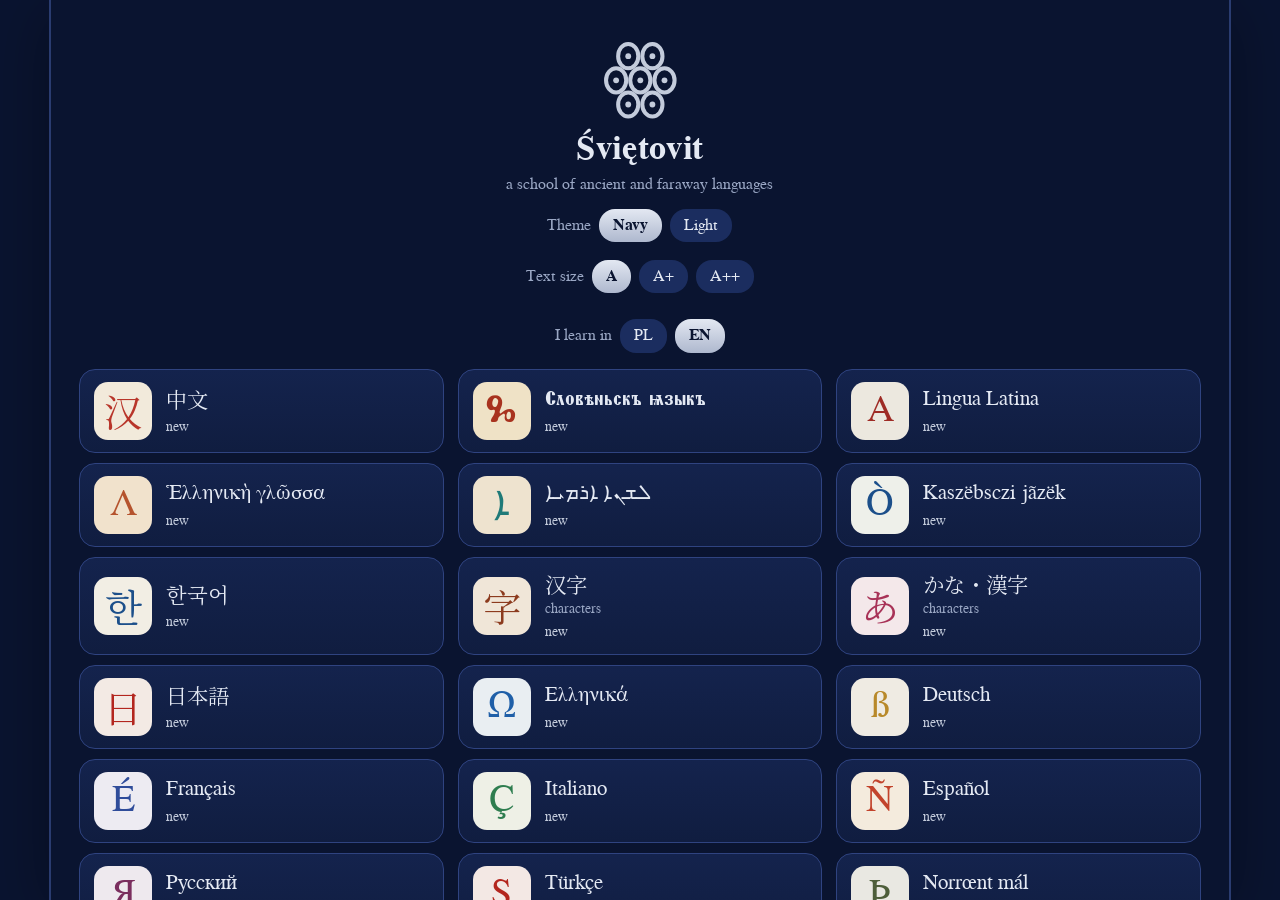
<file: svietovit-web/docs/index.html>
<!doctype html>
<html lang="pl" data-theme="navy">
<head>
<meta charset="utf-8">
<meta name="viewport" content="width=device-width, initial-scale=1, viewport-fit=cover, user-scalable=no">
<meta name="theme-color" content="#0A1430">
<meta name="mobile-web-app-capable" content="yes">
<meta name="apple-mobile-web-app-capable" content="yes">
<title>Śviętovit</title>
<link rel="manifest" href="manifest.webmanifest">
<link rel="icon" href="icon-192.png">
<link rel="apple-touch-icon" href="icon-192.png">
<script>(function(){try{if(localStorage.getItem("sv_theme")==="sky")document.documentElement.dataset.theme="sky"}catch(e){}})()</script>
<link rel="stylesheet" href="fonts.css">
<link rel="stylesheet" href="style.css">
</head>
<body>
<div id="app"><div class="boot"><div class="emb-svg"><svg class="eyes" viewBox="0 0 100 100" aria-hidden="true"><g class="eye" style="animation-duration:4.3s;animation-delay:-0.4s"><ellipse cx="35" cy="20" rx="12.5" ry="15" fill="none" stroke="currentColor" stroke-width="5"/><circle cx="35" cy="20" r="3.6" fill="currentColor"/></g><g class="eye" style="animation-duration:5.9s;animation-delay:-2.9s"><ellipse cx="65" cy="20" rx="12.5" ry="15" fill="none" stroke="currentColor" stroke-width="5"/><circle cx="65" cy="20" r="3.6" fill="currentColor"/></g><g class="eye" style="animation-duration:3.7s;animation-delay:-1.7s"><ellipse cx="20" cy="50" rx="12.5" ry="15" fill="none" stroke="currentColor" stroke-width="5"/><circle cx="20" cy="50" r="3.6" fill="currentColor"/></g><g class="eye" style="animation-duration:7.1s;animation-delay:-5.2s"><ellipse cx="50" cy="50" rx="12.5" ry="15" fill="none" stroke="currentColor" stroke-width="5"/><circle cx="50" cy="50" r="3.6" fill="currentColor"/></g><g class="eye" style="animation-duration:6.3s;animation-delay:-3.3s"><ellipse cx="80" cy="50" rx="12.5" ry="15" fill="none" stroke="currentColor" stroke-width="5"/><circle cx="80" cy="50" r="3.6" fill="currentColor"/></g><g class="eye" style="animation-duration:5.1s;animation-delay:-0.9s"><ellipse cx="35" cy="80" rx="12.5" ry="15" fill="none" stroke="currentColor" stroke-width="5"/><circle cx="35" cy="80" r="3.6" fill="currentColor"/></g><g class="eye" style="animation-duration:8.3s;animation-delay:-6.1s"><ellipse cx="65" cy="80" rx="12.5" ry="15" fill="none" stroke="currentColor" stroke-width="5"/><circle cx="65" cy="80" r="3.6" fill="currentColor"/></g></svg></div><div id="boot-msg">Śviętovit</div><div class="boot-bar"><i id="boot-fill"></i></div></div></div>
<div id="toast" role="status"></div>
<div id="modal-root"></div>
<script src="config.js"></script>
<script src="pyodide/pyodide.js"></script>
<script src="app.js"></script>
</body>
</html>
</file>
<file: svietovit-web/docs/fonts.css>
@font-face{font-family:"Sviet";src:url(fonts/Sviet-Regular.ttf);font-weight:400}@font-face{font-family:"Sviet";src:url(fonts/Sviet-Bold.ttf);font-weight:700}
@font-face{font-family:"F-hanzi_hero";src:url(fonts/hanzi_hero-r.ttf);font-weight:400}@font-face{font-family:"F-hanzi_hero";src:url(fonts/hanzi_hero-b.ttf);font-weight:700}@font-face{font-family:"F-hanzi_hero-x";src:url(fonts/hanzi_hero-r.ttf)}
@font-face{font-family:"F-glagol";src:url(fonts/glagol-r.ttf);font-weight:400}@font-face{font-family:"F-glagol";src:url(fonts/glagol-b.ttf);font-weight:700}@font-face{font-family:"F-glagol-x";src:url(fonts/glagol-x.ttf)}
@font-face{font-family:"F-ave";src:url(fonts/ave-r.ttf);font-weight:400}@font-face{font-family:"F-ave";src:url(fonts/ave-b.ttf);font-weight:700}@font-face{font-family:"F-ave-x";src:url(fonts/ave-r.ttf)}
@font-face{font-family:"F-logos";src:url(fonts/logos-r.ttf);font-weight:400}@font-face{font-family:"F-logos";src:url(fonts/logos-b.ttf);font-weight:700}@font-face{font-family:"F-logos-x";src:url(fonts/logos-r.ttf)}
@font-face{font-family:"F-abba";src:url(fonts/abba-r.ttf);font-weight:400}@font-face{font-family:"F-abba";src:url(fonts/abba-b.ttf);font-weight:700}@font-face{font-family:"F-abba-x";src:url(fonts/abba-x.ttf)}
@font-face{font-family:"F-kaszeby";src:url(fonts/kaszeby-r.ttf);font-weight:400}@font-face{font-family:"F-kaszeby";src:url(fonts/kaszeby-b.ttf);font-weight:700}@font-face{font-family:"F-kaszeby-x";src:url(fonts/kaszeby-r.ttf)}
@font-face{font-family:"F-hangeul";src:url(fonts/hangeul-r.ttf);font-weight:400}@font-face{font-family:"F-hangeul";src:url(fonts/hangeul-b.ttf);font-weight:700}@font-face{font-family:"F-hangeul-x";src:url(fonts/hangeul-r.ttf)}
@font-face{font-family:"F-han";src:url(fonts/han-r.ttf);font-weight:400}@font-face{font-family:"F-han";src:url(fonts/han-b.ttf);font-weight:700}@font-face{font-family:"F-han-x";src:url(fonts/han-r.ttf)}
@font-face{font-family:"F-kana";src:url(fonts/kana-r.ttf);font-weight:400}@font-face{font-family:"F-kana";src:url(fonts/kana-b.ttf);font-weight:700}@font-face{font-family:"F-kana-x";src:url(fonts/kana-r.ttf)}
@font-face{font-family:"F-nihon";src:url(fonts/nihon-r.ttf);font-weight:400}@font-face{font-family:"F-nihon";src:url(fonts/nihon-b.ttf);font-weight:700}@font-face{font-family:"F-nihon-x";src:url(fonts/nihon-r.ttf)}
@font-face{font-family:"F-greek";src:url(fonts/logos-r.ttf);font-weight:400}@font-face{font-family:"F-greek";src:url(fonts/logos-b.ttf);font-weight:700}@font-face{font-family:"F-greek-x";src:url(fonts/logos-r.ttf)}
@font-face{font-family:"F-german";src:url(fonts/ave-r.ttf);font-weight:400}@font-face{font-family:"F-german";src:url(fonts/ave-b.ttf);font-weight:700}@font-face{font-family:"F-german-x";src:url(fonts/ave-r.ttf)}
@font-face{font-family:"F-french";src:url(fonts/ave-r.ttf);font-weight:400}@font-face{font-family:"F-french";src:url(fonts/ave-b.ttf);font-weight:700}@font-face{font-family:"F-french-x";src:url(fonts/ave-r.ttf)}
@font-face{font-family:"F-italian";src:url(fonts/ave-r.ttf);font-weight:400}@font-face{font-family:"F-italian";src:url(fonts/ave-b.ttf);font-weight:700}@font-face{font-family:"F-italian-x";src:url(fonts/ave-r.ttf)}
@font-face{font-family:"F-spanish";src:url(fonts/ave-r.ttf);font-weight:400}@font-face{font-family:"F-spanish";src:url(fonts/ave-b.ttf);font-weight:700}@font-face{font-family:"F-spanish-x";src:url(fonts/ave-r.ttf)}
@font-face{font-family:"F-russian";src:url(fonts/glagol-r.ttf);font-weight:400}@font-face{font-family:"F-russian";src:url(fonts/glagol-b.ttf);font-weight:700}@font-face{font-family:"F-russian-x";src:url(fonts/glagol-r.ttf)}
@font-face{font-family:"F-turkish";src:url(fonts/ave-r.ttf);font-weight:400}@font-face{font-family:"F-turkish";src:url(fonts/ave-b.ttf);font-weight:700}@font-face{font-family:"F-turkish-x";src:url(fonts/ave-r.ttf)}
@font-face{font-family:"F-norse";src:url(fonts/ave-r.ttf);font-weight:400}@font-face{font-family:"F-norse";src:url(fonts/ave-b.ttf);font-weight:700}@font-face{font-family:"F-norse-x";src:url(fonts/ave-r.ttf)}
@font-face{font-family:"F-estonian";src:url(fonts/ave-r.ttf);font-weight:400}@font-face{font-family:"F-estonian";src:url(fonts/ave-b.ttf);font-weight:700}@font-face{font-family:"F-estonian-x";src:url(fonts/ave-r.ttf)}
@font-face{font-family:"F-serbian";src:url(fonts/glagol-r.ttf);font-weight:400}@font-face{font-family:"F-serbian";src:url(fonts/glagol-b.ttf);font-weight:700}@font-face{font-family:"F-serbian-x";src:url(fonts/glagol-r.ttf)}
@font-face{font-family:"F-finnish";src:url(fonts/ave-r.ttf);font-weight:400}@font-face{font-family:"F-finnish";src:url(fonts/ave-b.ttf);font-weight:700}@font-face{font-family:"F-finnish-x";src:url(fonts/ave-r.ttf)}
@font-face{font-family:"F-czech";src:url(fonts/ave-r.ttf);font-weight:400}@font-face{font-family:"F-czech";src:url(fonts/ave-b.ttf);font-weight:700}@font-face{font-family:"F-czech-x";src:url(fonts/ave-r.ttf)}
@font-face{font-family:"F-slovak";src:url(fonts/ave-r.ttf);font-weight:400}@font-face{font-family:"F-slovak";src:url(fonts/ave-b.ttf);font-weight:700}@font-face{font-family:"F-slovak-x";src:url(fonts/ave-r.ttf)}
@font-face{font-family:"F-slovenian";src:url(fonts/ave-r.ttf);font-weight:400}@font-face{font-family:"F-slovenian";src:url(fonts/ave-b.ttf);font-weight:700}@font-face{font-family:"F-slovenian-x";src:url(fonts/ave-r.ttf)}
@font-face{font-family:"F-english";src:url(fonts/ave-r.ttf);font-weight:400}@font-face{font-family:"F-english";src:url(fonts/ave-b.ttf);font-weight:700}@font-face{font-family:"F-english-x";src:url(fonts/ave-r.ttf)}
@font-face{font-family:"F-polish";src:url(fonts/ave-r.ttf);font-weight:400}@font-face{font-family:"F-polish";src:url(fonts/ave-b.ttf);font-weight:700}@font-face{font-family:"F-polish-x";src:url(fonts/ave-r.ttf)}
@font-face{font-family:"F-icelandic";src:url(fonts/ave-r.ttf);font-weight:400}@font-face{font-family:"F-icelandic";src:url(fonts/ave-b.ttf);font-weight:700}@font-face{font-family:"F-icelandic-x";src:url(fonts/ave-r.ttf)}
@font-face{font-family:"F-hungarian";src:url(fonts/ave-r.ttf);font-weight:400}@font-face{font-family:"F-hungarian";src:url(fonts/ave-b.ttf);font-weight:700}@font-face{font-family:"F-hungarian-x";src:url(fonts/ave-r.ttf)}
@font-face{font-family:"F-thai";src:url(fonts/thai-r.ttf);font-weight:400}@font-face{font-family:"F-thai";src:url(fonts/thai-b.ttf);font-weight:700}@font-face{font-family:"F-thai-x";src:url(fonts/thai-r.ttf)}
</file>
<file: svietovit-web/docs/style.css>
:root{--fs:1;--dk:1;--k:calc(var(--fs)*var(--dk));--night:#16171B;--card:#212228;--card2:#2A2B32;--bone:#EDE5D3;--muted:#8E8878;--gold:#C9A24A;--rule:#34353C;
--paper:#F3EAE4;--accent:#B3261E;--ink:#1d1b18;--line:#DAD3C6;--white:#fff;--green:#4F8A3A;--greenl:#DDEFD2;--red:#C0392B;--redl:#F7D9D4;--blue:#2A6FB0;--bluel:#D9E8F5;--purl:#E9DDF0;--yelll:#F6EBC8;
--font:"Sviet",Georgia,serif;--safe-b:env(safe-area-inset-bottom,0px)}
*{box-sizing:border-box;-webkit-tap-highlight-color:transparent}
html,body{margin:0;height:100%;background:var(--night);color:var(--bone);font-family:var(--font);overscroll-behavior:none}
body{font-size:calc(16px*var(--k));line-height:1.35}
#app{max-width:520px;margin:0 auto;height:100%;position:relative;overflow:hidden;background:var(--night)}
button{font:inherit;color:inherit;cursor:pointer;border:0;background:none;padding:0}
.screen{position:absolute;inset:0;display:flex;flex-direction:column}
.scroll{flex:1;overflow-y:auto;overflow-x:hidden;padding:14px 16px calc(24px + var(--safe-b))}
.boot{height:100%;display:flex;flex-direction:column;align-items:center;justify-content:center;gap:14px;color:var(--gold)}
.boot-glyph{font-size:calc(84px*var(--k));animation:blink 2.4s infinite}
.boot-bar{width:60%;height:6px;background:var(--rule);border-radius:3px;overflow:hidden}.boot-bar i{display:block;height:100%;width:0;background:var(--gold);transition:width .3s}
@keyframes blink{0%,45%,55%,100%{opacity:1}50%{opacity:.25}}
/* hub */
.hub-head{text-align:center;padding:22px 16px 6px}
.hub-head .emb{font-size:calc(64px*var(--k));color:var(--gold);animation:blink 3s infinite;line-height:1}
.hub-head h1{margin:6px 0 2px;font-size:calc(30px*var(--k));color:var(--bone);letter-spacing:.02em}
.hub-head p{margin:0;color:var(--muted);font-size:calc(14px*var(--k))}
.langs{display:flex;gap:8px;justify-content:center;align-items:center;margin:12px 0;color:var(--muted);font-size:calc(14px*var(--k))}
.chip{padding:6px 14px;border-radius:16px;background:var(--card2);color:var(--bone);font-size:calc(14px*var(--k))}.chip.on{background:var(--gold);color:var(--night);font-weight:700}
.cc{display:flex;align-items:center;gap:14px;background:var(--card);border:1px solid var(--rule);border-radius:16px;padding:12px 14px;margin:0 0 10px;width:100%;text-align:left}
.cc .gl{width:58px;height:58px;border-radius:14px;display:flex;align-items:center;justify-content:center;flex:none;font-size:calc(34px*var(--k))}
.cc .nm{font-size:calc(19px*var(--k));color:var(--bone)}.cc .sb{font-size:calc(12.5px*var(--k));color:var(--muted);margin-top:2px}.cc .pr{font-size:calc(12.5px*var(--k));color:var(--gold);margin-top:4px}
.hub-foot{color:var(--muted);font-size:calc(12.5px*var(--k));text-align:center;margin:14px 0 4px}
.rep-box{background:var(--card);border-radius:12px;padding:10px 12px;margin-top:10px;font-size:calc(13px*var(--k));color:var(--muted)}
.rep-box button{margin:8px 8px 0 0;padding:6px 12px;border-radius:10px;background:var(--card2);color:var(--bone);font-size:calc(13px*var(--k))}
/* course (light) */
.course{background:var(--paper);color:var(--ink);font-family:var(--cfont,var(--font))}
.course button{color:inherit}
.top{display:flex;align-items:center;gap:10px;padding:10px 12px;background:var(--paper);border-bottom:2px solid var(--line);flex:none}
.top .back{font-size:calc(30px*var(--k));line-height:1;padding:0 8px;color:var(--accent)}
.top .ttl{font-size:calc(18px*var(--k));font-weight:700;flex:1;white-space:nowrap;overflow:hidden;text-overflow:ellipsis}
.stat{font-size:calc(15px*var(--k));font-weight:700;white-space:nowrap}.s-streak{color:#D26A12}.s-gem{color:var(--blue)}.s-heart{color:var(--red)}
.goal{display:flex;align-items:center;gap:10px;padding:8px 16px;font-size:calc(13px*var(--k));font-weight:700;color:var(--sub)}
.bar{flex:1;height:12px;background:var(--line);border-radius:6px;overflow:hidden}.bar i{display:block;height:100%;background:var(--accent);border-radius:6px;transition:width .4s}
.goal .bar i{background:#C9A24A}
.nav{display:flex;border-top:2px solid var(--line);background:var(--paper);padding-bottom:var(--safe-b);flex:none}
.nav button{flex:1;padding:9px 0 8px;font-size:calc(12px*var(--k));color:var(--sub2);display:flex;flex-direction:column;align-items:center;gap:2px}
.nav button b{font-size:calc(21px*var(--k));font-weight:400}.nav button.on{color:var(--accent);font-weight:700}
.track{text-align:center;margin:18px 0 6px;font-weight:700;color:var(--sub)}.track small{display:block;font-weight:400;font-size:calc(12px*var(--k));color:var(--sub2)}
.unit{display:flex;align-items:center;gap:16px;width:100%;text-align:left;padding:8px 6px;border-radius:14px}
.node{width:76px;height:76px;border-radius:50%;flex:none;display:flex;align-items:center;justify-content:center;font-size:calc(32px*var(--k));background:var(--accent);color:var(--btnt);box-shadow:0 5px 0 rgba(0,0,0,.22);border:4px solid rgba(255,255,255,.35)}
.unit.locked .node{background:var(--off);box-shadow:0 5px 0 var(--offs);color:#eee}
.unit .nm{font-size:calc(18px*var(--k));font-weight:700}.unit .cr{font-size:calc(13px*var(--k));color:var(--accent);margin-top:2px;letter-spacing:.1em}.unit.locked .cr{color:var(--sub2);letter-spacing:0}
.unit .hint{font-size:calc(12.5px*var(--k));margin-top:2px;color:var(--good2)}.unit .warn{color:var(--bad2)}
.sheet-bg{position:fixed;inset:0;background:rgba(0,0,0,.5);display:flex;align-items:flex-end;justify-content:center;z-index:20}
.sheet{max-height:calc(100vh - 16px);max-height:calc(100dvh - 16px);overflow-y:auto;overscroll-behavior:contain;-webkit-overflow-scrolling:touch;width:100%;max-width:520px;background:var(--paper);color:var(--ink);border-radius:20px 20px 0 0;padding:20px 18px calc(18px + var(--safe-b));display:flex;flex-direction:column;gap:10px;font-family:var(--cfont,var(--font))}
.sheet.mid{border-radius:20px;margin:auto 14px}.sheet-bg.mid{align-items:center}
.sheet h3{margin:0;font-size:calc(21px*var(--k))}.sheet p{margin:0;color:var(--sub)}
.btn{display:block;width:100%;padding:14px;border-radius:14px;background:var(--accent);color:var(--btnt)!important;font-weight:700;font-size:calc(16px*var(--k));letter-spacing:.05em;text-align:center;box-shadow:0 4px 0 rgba(0,0,0,.25);text-transform:uppercase}
.btn:active{transform:translateY(3px);box-shadow:0 1px 0 rgba(0,0,0,.25)}
.btn.green{background:var(--green)}.btn.red{background:var(--red)}.btn.blue{background:var(--blue)}.btn.green,.btn.red,.btn.blue{color:var(--btnt2)!important}
.btn.ghost{background:var(--white);color:var(--blue)!important;border:2px solid var(--line);box-shadow:0 3px 0 var(--line)}
.btn:disabled{background:var(--off);box-shadow:none;color:var(--offt)!important;cursor:default}
.card{background:var(--white);border:2px solid var(--line);border-radius:16px;padding:14px;margin:10px 0}
.card h4{margin:0 0 6px;font-size:calc(13px*var(--k));letter-spacing:.08em;color:var(--sub);text-transform:uppercase}
.row{display:flex;gap:10px;align-items:center}.row>*{flex:1}
.grid2{display:grid;grid-template-columns:1fr 1fr;gap:10px}
.kv{display:flex;justify-content:space-between;padding:6px 0;border-bottom:1px solid var(--line)}.kv:last-child{border:0}
.week{display:flex;gap:6px;align-items:flex-end;height:90px;margin-top:6px}.week div{flex:1;text-align:center;font-size:calc(11px*var(--k));color:var(--sub)}.week i{display:block;background:var(--accent);border-radius:4px 4px 0 0;min-height:3px;margin-bottom:3px}
.sw{display:flex;justify-content:space-between;align-items:center;padding:8px 0}
.tg{width:48px;height:28px;border-radius:14px;background:var(--off);position:relative;transition:.2s}.tg::after{content:"";position:absolute;top:3px;left:3px;width:22px;height:22px;border-radius:50%;background:#fff;transition:.2s}.tg.on{background:var(--green)}.tg.on::after{left:23px}
/* lesson */
.lhead{display:flex;align-items:center;gap:10px;padding:12px;flex:none}
.lhead .x{font-size:calc(26px*var(--k));color:var(--sub2);padding:0 6px}
.lhead .bar{height:16px}.lhead .bar i{background:var(--green)}
.combo{font-size:calc(12px*var(--k));font-weight:700;color:#D26A12;min-height:16px;text-align:center;flex:none}
.lbody{flex:1;overflow-y:auto;padding:6px 18px 18px;display:flex;flex-direction:column;gap:12px}
.lfoot{flex:none;padding:12px 16px calc(14px + var(--safe-b));border-top:2px solid transparent}
.lfoot.good{background:var(--greenl)}.lfoot.bad{background:var(--redl)}.lfoot.self{background:var(--bluel)}
.fb-t{font-weight:700;font-size:calc(18px*var(--k));margin-bottom:4px}.good .fb-t{color:var(--goodt)}.bad .fb-t{color:var(--badt)}.self .fb-t{color:var(--selft)}
.fb-x{white-space:pre-line;margin-bottom:10px;font-size:calc(16px*var(--k))}
.tag{font-size:calc(13px*var(--k));font-weight:700;letter-spacing:.08em;color:var(--tagc)}
.big{font-size:calc(84px*var(--k));text-align:center;line-height:1.15}.mid2{font-size:calc(48px*var(--k));text-align:center;line-height:1.2}.sentence{font-size:calc(30px*var(--k))}
.sub{color:var(--sub);text-align:center;font-size:calc(17px*var(--k))}.sub.g{color:var(--goodt);font-weight:700}
.ptitle{font-size:calc(20px*var(--k));font-weight:700}
.bubble{background:var(--white);border:2px solid var(--line);border-radius:14px;padding:14px;font-weight:700;font-size:calc(19px*var(--k))}
.hook{background:var(--yelll);border-radius:14px;padding:12px;white-space:pre-line}.hook b{display:block;font-size:calc(12.5px*var(--k));color:var(--hookk);letter-spacing:.05em;margin-bottom:3px}
.cog{background:var(--greenl);border-radius:14px;padding:12px;color:var(--goodt)}
.think{background:var(--purl);border-radius:12px;padding:10px 12px;font-size:calc(15px*var(--k))}
.insight{background:var(--purl);border-radius:18px;padding:18px;white-space:pre-line}.insight h2{margin:6px 0 10px;font-size:calc(22px*var(--k))}
.opts{display:grid;grid-template-columns:1fr 1fr;gap:10px}.opts.one{grid-template-columns:1fr}
.opt{background:var(--white);border:2px solid var(--line);border-bottom-width:4px;border-radius:14px;padding:12px 8px;font-size:calc(18px*var(--k));text-align:center;min-height:58px;display:flex;flex-direction:column;align-items:center;justify-content:center;gap:2px}
.opt small{font-size:calc(12.5px*var(--k));color:var(--sub2)}.opt.big2{font-size:calc(28px*var(--k));min-height:84px}
.opt.sel{border-color:var(--blue);background:var(--bluel)}.opt.ok{border-color:var(--green);background:var(--greenl)}.opt.no{border-color:var(--red);background:var(--redl)}
.opt:disabled{opacity:1}
.tiles{display:flex;flex-wrap:wrap;gap:8px}
.tile{background:var(--white);border:2px solid var(--line);border-bottom-width:4px;border-radius:12px;padding:6px 12px;font-size:calc(22px*var(--k));text-align:center;line-height:1.15}
.tile small{display:block;font-size:calc(11px*var(--k));color:var(--sub2);font-style:italic}
.tile.ghost{visibility:hidden}
.answer{min-height:96px;border-top:2px solid var(--line);border-bottom:2px solid var(--line);padding:10px 0;align-content:flex-start}
.rtl-course .tiles{direction:rtl}
.match{display:grid;grid-template-columns:1fr 1fr;gap:10px}.match .opt{min-height:64px}.match .opt.done{opacity:.35}
.input{width:100%;padding:14px;font:inherit;font-size:calc(22px*var(--k));border:2px solid var(--line);border-radius:12px;background:var(--white);color:var(--ink)}
.pad-wrap{display:flex;justify-content:center}
canvas.pad{width:min(100%,340px);aspect-ratio:1;background:#fff;border:2px solid var(--line);border-radius:14px;touch-action:none}
.tone-btn svg{width:100%;height:56px}
.toast{position:fixed;left:50%;top:18px;transform:translateX(-50%);background:var(--gold);color:var(--night);padding:8px 16px;border-radius:14px;font-weight:700;z-index:50;opacity:0;pointer-events:none;transition:opacity .25s;max-width:90%;text-align:center}
#toast.show{opacity:1}
/* results */
.res{align-items:center;text-align:center;gap:10px;padding-top:30px}
.coin{width:110px;height:110px;border-radius:50%;background:var(--accent);border:6px solid var(--gold);display:flex;align-items:center;justify-content:center;font-size:calc(54px*var(--k));color:var(--btnt);animation:stamp .5s}
@keyframes stamp{from{transform:scale(1.8);opacity:0}to{transform:scale(1);opacity:1}}
.rg{display:grid;grid-template-columns:repeat(3,1fr);gap:8px;width:100%}.rg div{background:var(--white);border:2px solid var(--line);border-radius:12px;padding:10px 4px}.rg b{display:block;font-size:calc(20px*var(--k))}.rg span{font-size:calc(12px*var(--k));color:var(--sub)}
/* chats */
.chat-item{display:flex;align-items:center;gap:12px;width:100%;text-align:left;background:var(--white);border:2px solid var(--line);border-radius:14px;padding:10px 12px;margin-bottom:10px}
.chat-item.locked{opacity:.5}.av{width:44px;height:44px;border-radius:50%;display:flex;align-items:center;justify-content:center;font-size:calc(22px*var(--k));color:#fff;flex:none}
.chat-item .t{font-weight:700}.chat-item .s{font-size:calc(12.5px*var(--k));color:var(--sub)}.stars{margin-left:auto;color:#C9A24A;letter-spacing:.1em}
.log{flex:1;overflow-y:auto;padding:12px;display:flex;flex-direction:column;gap:10px}
.msg{max-width:78%;padding:10px 14px;border-radius:18px;background:var(--bubble);font-size:calc(21px*var(--k));align-self:flex-start;text-align:left}
.msg small{display:block;font-size:calc(12px*var(--k));color:var(--sub);font-style:italic;margin-top:2px}
.msg.me{align-self:flex-end;background:var(--mebg);color:var(--mefg)}.msg.me small{color:var(--mesub)}.msg.me.wrong{background:var(--red)}
.msg .en{display:none;font-size:calc(13px*var(--k));color:var(--sub);margin-top:4px;font-style:normal}.msg.open .en{display:block}
.note{align-self:center;text-align:center;font-size:calc(13px*var(--k));color:var(--sub);background:var(--purl);padding:6px 12px;border-radius:12px;white-space:pre-line}
.reply{flex:none;background:var(--bubble);border-top:2px solid var(--line);padding:12px 14px calc(14px + var(--safe-b));display:flex;flex-direction:column;gap:8px}
textarea.input{font-size:calc(16px*var(--k));min-height:90px}
@media(min-width:521px){#app{border-left:1px solid var(--rule);border-right:1px solid var(--rule)}}

.adbox{margin:14px 0;text-align:center}.adbox small{display:block;font-size:calc(10px*var(--k));color:var(--muted);margin-bottom:2px}

/* motywy: granatowy (domyślny) i jasnoniebieski z granatem */
:root{--sub:#7a6f5c;--sub2:#9a907c;--off:#cfc8b9;--offs:#aaa292;--bubble:#E3DFD5;--hookk:#83611F;--good2:#4F6B3A;--bad2:#9E2B25;--goodt:#2f6b1f;--badt:#9b2b1f;--selft:#1d4f80;--tagc:#5E2750;--mesub:#dbe9f7;--btnt:#fff;--btnt2:#fff;--offt:#fff;--mebg:var(--blue);--mefg:#fff}
:root[data-theme="navy"]{--night:#0A1430;--card:#122046;--card2:#1B2D5F;--bone:#E4E9F3;--muted:#9AA7C4;--gold:#C3CBDB;--rule:#2A3C70;
--paper:#0F1C3E;--ink:#E6EBF5;--line:#27396D;--white:#16275A;--accent:#C3CBDB;--green:#6FD3A0;--greenl:#14402F;--red:#F08A8A;--redl:#4A1F2C;--blue:#8DB4FF;--bluel:#17306A;--purl:#2A2E63;--yelll:#2B3555;
--sub:#9AA7C4;--sub2:#7F8DB0;--off:#26396B;--offs:#1A2850;--bubble:#1B2D5F;--hookk:#C3CBDB;--good2:#6FD3A0;--bad2:#F08A8A;--goodt:#8FE3B5;--badt:#FFA9A9;--selft:#A9C6FF;--tagc:#B9C3FF;--mesub:#0A1430;--btnt:#0A1430;--btnt2:#0A1430;--offt:#6F7FA6;--mebg:#C3CBDB;--mefg:#0A1430}
:root[data-theme="sky"]{--night:#D9E7F8;--card:#FFFFFF;--card2:#C5D9F2;--bone:#0F2150;--muted:#52658F;--gold:#17306E;--rule:#B3C8E6;
--paper:#E9F1FC;--ink:#0F2150;--line:#B7CBE8;--white:#FFFFFF;--accent:#17306E;--green:#2E8C58;--greenl:#D4F0E0;--red:#C4423F;--redl:#F9DADA;--blue:#2A5FC4;--bluel:#D3E3FA;--purl:#E0E5F8;--yelll:#EAF0FB;
--sub:#52658F;--sub2:#7487AD;--off:#C5D3EA;--offs:#AEBFDC;--bubble:#D5E3F6;--hookk:#17306E;--good2:#2E7A4E;--bad2:#B03A37;--goodt:#1F6B40;--badt:#9B2B28;--selft:#1B4C9E;--tagc:#33448F;--mesub:#DCE8FA;--btnt:#FFFFFF;--btnt2:#FFFFFF;--offt:#FFFFFF;--mebg:#17306E;--mefg:#FFFFFF}
:root[data-theme="navy"] .chip.on,:root[data-theme="navy"] .btn:not(.green):not(.red):not(.blue):not(.ghost){background:linear-gradient(180deg,#E3E8F2,#AEB8CE)}
:root[data-theme="navy"] .cc{background:linear-gradient(180deg,#14234D,#101D40);border-color:#2F4380}
:root[data-theme="sky"] .cc{box-shadow:0 2px 0 #B3C8E6}
.theme-row{display:flex;gap:8px;justify-content:center;align-items:center;margin:4px 0 10px;color:var(--muted);font-size:calc(14px*var(--k))}
.sheet-bg{background:rgba(5,10,30,.55)}

.size-row{display:flex;gap:8px;justify-content:center;align-items:center;margin:4px 0 10px;color:var(--muted);font-size:calc(14px*var(--k))}
.size-row .chip{font-family:var(--font)}
.msg.me{white-space:pre-wrap}
/* ---- komputer ---- */
@media (min-width:900px) and (hover:hover){
  :root{--dk:1.12}
  html,body{background:var(--night)}
  #app{max-width:1180px;box-shadow:0 0 0 1px var(--rule),0 12px 60px rgba(0,0,0,.35)}
  .scroll.hubscroll{display:grid;grid-template-columns:repeat(3,minmax(0,1fr));gap:4px 14px;align-content:start;padding:18px 28px 28px}
  .hubscroll>.hub-head,.hubscroll>.theme-row,.hubscroll>.size-row,.hubscroll>.langs,.hubscroll>.hub-foot,.hubscroll>.rep-box,.hubscroll>.adbox{grid-column:1/-1}
  .hubscroll .cc{margin:0 0 6px}
  .cc:hover,.unit:hover,.chat-item:hover{filter:brightness(1.08)}
  .cc,.unit,.chat-item,.opt,.tile,.btn,.chip{cursor:pointer;transition:filter .12s,transform .12s}
  .opt:hover:not(:disabled),.tile:hover{filter:brightness(1.08);transform:translateY(-1px)}
  /* ekran kursu: boczne menu */
  .screen.course:has(>.nav){display:grid;grid-template-columns:230px minmax(0,1fr);grid-template-rows:auto auto minmax(0,1fr)}
  .screen.course:has(>.nav)>.top{grid-column:1/-1;grid-row:1}
  .screen.course:has(>.nav)>.goal{grid-column:2;grid-row:2;padding-left:32px;padding-right:32px}
  .screen.course:has(>.nav)>.scroll{grid-column:2;grid-row:3}
  .screen.course:has(>.nav)>.nav{grid-column:1;grid-row:2/4;flex-direction:column;justify-content:flex-start;gap:6px;border-top:0;border-right:2px solid var(--line);padding:16px 12px}
  .nav button{flex:none;flex-direction:row;justify-content:flex-start;gap:12px;padding:12px 14px;border-radius:12px;font-size:calc(16px*var(--k))}
  .nav button:hover{background:var(--card2)}
  .nav button.on{background:var(--card2)}
  .screen.course>.scroll>*{max-width:760px;margin-left:auto;margin-right:auto}
  .screen.course>.scroll:not(.res){padding-left:32px;padding-right:32px}
  .unit{max-width:560px}
  /* lekcja i rozmowa */
  .lhead,.combo{width:100%;max-width:760px;margin-left:auto;margin-right:auto}
  .lbody{width:100%;max-width:760px;margin-left:auto;margin-right:auto;padding-top:16px}
  .lfoot{padding-left:max(16px,calc((100% - 760px)/2));padding-right:max(16px,calc((100% - 760px)/2))}
  .log{padding-left:max(12px,calc((100% - 800px)/2));padding-right:max(12px,calc((100% - 800px)/2))}
  .reply{padding-left:max(14px,calc((100% - 800px)/2));padding-right:max(14px,calc((100% - 800px)/2))}
  .sheet{max-width:560px;border-radius:20px;margin:auto}.sheet-bg{align-items:center}
  .opts{gap:14px}
  .res{max-width:620px;margin:0 auto}
}

/* oczy Śviętovita: każde mruga osobno */
.emb-svg{width:calc(84px*var(--k));height:calc(84px*var(--k));color:var(--gold);margin:0 auto;line-height:0}
.hub-head .emb-svg{width:calc(72px*var(--k));height:calc(72px*var(--k))}
.eyes{width:100%;height:100%;overflow:visible}
.eye{transform-box:fill-box;transform-origin:center;animation:eyeblink 5s infinite}
@keyframes eyeblink{0%,91%,100%{transform:scaleY(1)}94%,96%{transform:scaleY(.08)}}
@media (prefers-reduced-motion:reduce){.eye{animation:none}}

/* chiński: kolory tonów */
:root[data-theme="navy"]{--t1:#FF8080;--t2:#FFB454;--t3:#6FD9A4;--t4:#84B6FF;--t5:#AEB8CE}
:root[data-theme="sky"]{--t1:#CF3636;--t2:#B86E00;--t3:#1B8748;--t4:#1D5BD0;--t5:#6B7A99}
.tn.t1{color:var(--t1)}.tn.t2{color:var(--t2)}.tn.t3{color:var(--t3)}.tn.t4{color:var(--t4)}.tn.t5{color:var(--t5)}
.tone-legend{display:flex;gap:14px;justify-content:center;padding:6px 0 2px;font-size:calc(17px*var(--k));font-weight:700}
.msg.me .tn{color:inherit}
.gn.g1{color:var(--t4)}.gn.g2{color:var(--t1)}.gn.g3{color:var(--t3)}
.msg.me .gn{color:inherit}

/* larpy */
.larp-item{border-color:var(--tagc)}
.note.deadly{background:var(--redl);color:var(--badt);font-weight:700}
.larp-end.win{background:var(--greenl);border-color:var(--green)}.larp-end.partial{background:var(--yelll)}.larp-end.fail{background:var(--redl);border-color:var(--red)}
.node .tn,.btn .tn,.chip .tn{color:inherit}

/* gramatyka */
.gr-group{font-weight:700;margin:14px 2px 6px;color:var(--sub)}
.gr-item{padding:8px 12px;margin-bottom:8px}
.gr-body{display:flex;flex-direction:column;gap:12px}
.ptable{background:var(--white);border:2px solid var(--line);border-radius:14px;overflow:hidden}
.prow{display:flex;justify-content:space-between;align-items:center;gap:12px;padding:8px 14px;border-bottom:1px solid var(--line);min-height:calc(40px*var(--k))}
.prow:last-child{border-bottom:0}.prow.cur{background:var(--bluel)}
.plab{color:var(--sub);font-size:calc(15px*var(--k))}.pform{font-size:calc(20px*var(--k));text-align:right}
.gr-body .opt{min-height:52px}

.narr{align-self:center;text-align:center;font-style:italic;color:var(--ink);background:transparent;border-top:1px solid var(--line);border-bottom:1px solid var(--line);padding:12px 8px;margin:8px 4px;font-size:calc(17px*var(--k));line-height:1.5}.narr small{display:block;font-style:normal;color:var(--sub);font-size:calc(14px*var(--k));margin-top:4px}.narr .en{display:block;font-style:normal;color:var(--sub);font-size:calc(14px*var(--k));margin-top:4px}
</file>
